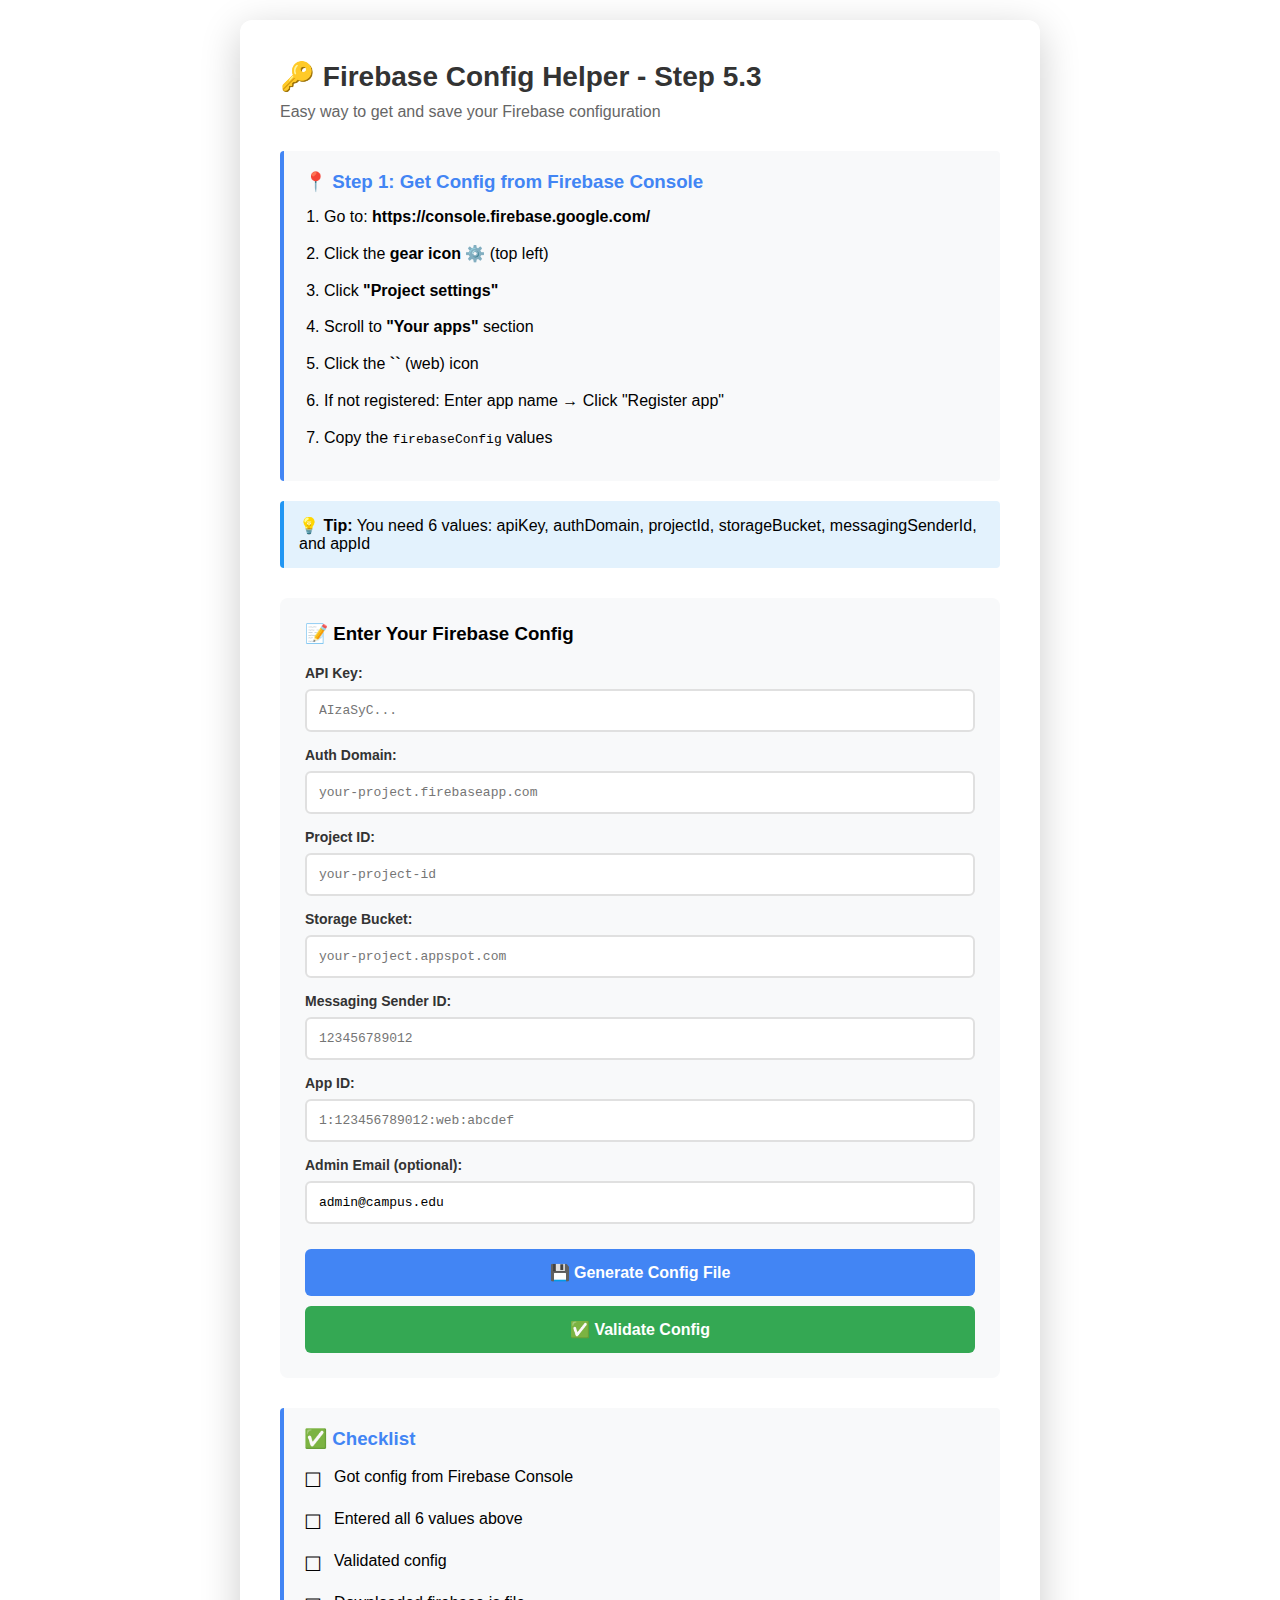
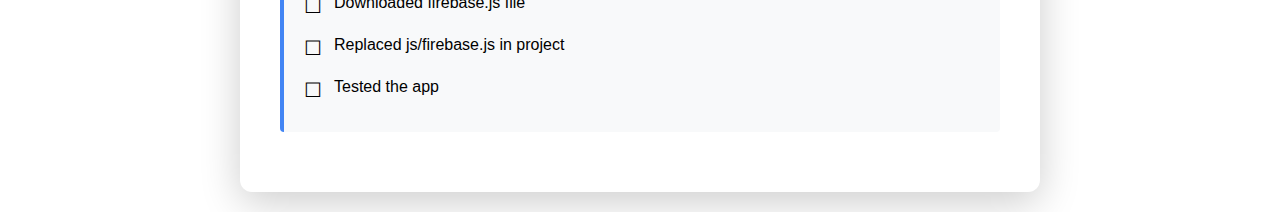
<file: config-helper.html>
<!DOCTYPE html>
<html lang="en">
<head>
    <meta charset="UTF-8">
    <meta name="viewport" content="width=device-width, initial-scale=1.0">
    <title>Firebase Config Helper - Step 5.3</title>
    <style>
        * {
            margin: 0;
            padding: 0;
            box-sizing: border-box;
        }
        body {
            font-family: -apple-system, BlinkMacSystemFont, 'Segoe UI', Roboto, Oxygen, Ubuntu, Cantarell, sans-serif;
            background: #ffffff;
            min-height: 100vh;
            padding: 20px;
        }
        .container {
            max-width: 800px;
            margin: 0 auto;
            background: white;
            border-radius: 12px;
            box-shadow: 0 10px 40px rgba(0,0,0,0.2);
            padding: 40px;
        }
        h1 {
            color: #333;
            margin-bottom: 10px;
            font-size: 28px;
        }
        .subtitle {
            color: #666;
            margin-bottom: 30px;
            font-size: 16px;
        }
        .step-box {
            background: #f8f9fa;
            border-left: 4px solid #4285f4;
            padding: 20px;
            margin: 20px 0;
            border-radius: 4px;
        }
        .step-box h3 {
            color: #4285f4;
            margin-bottom: 10px;
        }
        .step-box ol {
            margin-left: 20px;
            line-height: 1.8;
        }
        .step-box li {
            margin: 8px 0;
        }
        .config-form {
            background: #f8f9fa;
            padding: 25px;
            border-radius: 8px;
            margin: 30px 0;
        }
        .form-group {
            margin: 15px 0;
        }
        .form-group label {
            display: block;
            font-weight: 600;
            color: #333;
            margin-bottom: 8px;
            font-size: 14px;
        }
        .form-group input {
            width: 100%;
            padding: 12px;
            border: 2px solid #e0e0e0;
            border-radius: 6px;
            font-family: 'Courier New', monospace;
            font-size: 13px;
            transition: border-color 0.3s;
        }
        .form-group input:focus {
            outline: none;
            border-color: #4285f4;
        }
        .btn {
            background: #4285f4;
            color: white;
            border: none;
            padding: 14px 28px;
            border-radius: 6px;
            font-size: 16px;
            font-weight: 600;
            cursor: pointer;
            width: 100%;
            margin-top: 10px;
            transition: background 0.3s;
        }
        .btn:hover {
            background: #3367d6;
        }
        .btn-secondary {
            background: #34a853;
            margin-top: 10px;
        }
        .btn-secondary:hover {
            background: #2d8f47;
        }
        .result-box {
            margin-top: 20px;
            padding: 15px;
            border-radius: 6px;
            display: none;
        }
        .result-box.success {
            background: #e8f5e9;
            border: 2px solid #4caf50;
            color: #2e7d32;
            display: block;
        }
        .result-box.error {
            background: #ffebee;
            border: 2px solid #f44336;
            color: #c62828;
            display: block;
        }
        .code-preview {
            background: #263238;
            color: #aed581;
            padding: 15px;
            border-radius: 6px;
            margin: 15px 0;
            font-family: 'Courier New', monospace;
            font-size: 12px;
            overflow-x: auto;
            white-space: pre-wrap;
        }
        .link-button {
            display: inline-block;
            background: #4285f4;
            color: white;
            padding: 12px 24px;
            text-decoration: none;
            border-radius: 6px;
            margin: 10px 5px;
            font-weight: 600;
        }
        .link-button:hover {
            background: #3367d6;
        }
        .info-box {
            background: #e3f2fd;
            border-left: 4px solid #2196f3;
            padding: 15px;
            margin: 20px 0;
            border-radius: 4px;
        }
        .checklist {
            list-style: none;
            margin-left: 0;
        }
        .checklist li {
            padding: 8px 0;
            padding-left: 30px;
            position: relative;
        }
        .checklist li:before {
            content: "☐";
            position: absolute;
            left: 0;
            font-size: 20px;
        }
    </style>
</head>
<body>
    <div class="container">
        <h1>🔑 Firebase Config Helper - Step 5.3</h1>
        <p class="subtitle">Easy way to get and save your Firebase configuration</p>

        <div class="step-box">
            <h3>📍 Step 1: Get Config from Firebase Console</h3>
            <ol>
                <li>Go to: <strong>https://console.firebase.google.com/</strong></li>
                <li>Click the <strong>gear icon</strong> ⚙️ (top left)</li>
                <li>Click <strong>"Project settings"</strong></li>
                <li>Scroll to <strong>"Your apps"</strong> section</li>
                <li>Click the <strong>`</>`</strong> (web) icon</li>
                <li>If not registered: Enter app name → Click "Register app"</li>
                <li>Copy the <code>firebaseConfig</code> values</li>
            </ol>
        </div>

        <div class="info-box">
            <strong>💡 Tip:</strong> You need 6 values: apiKey, authDomain, projectId, storageBucket, messagingSenderId, and appId
        </div>

        <div class="config-form">
            <h3 style="margin-bottom: 20px;">📝 Enter Your Firebase Config</h3>
            
            <div class="form-group">
                <label>API Key:</label>
                <input type="text" id="apiKey" placeholder="AIzaSyC...">
            </div>
            
            <div class="form-group">
                <label>Auth Domain:</label>
                <input type="text" id="authDomain" placeholder="your-project.firebaseapp.com">
            </div>
            
            <div class="form-group">
                <label>Project ID:</label>
                <input type="text" id="projectId" placeholder="your-project-id">
            </div>
            
            <div class="form-group">
                <label>Storage Bucket:</label>
                <input type="text" id="storageBucket" placeholder="your-project.appspot.com">
            </div>
            
            <div class="form-group">
                <label>Messaging Sender ID:</label>
                <input type="text" id="messagingSenderId" placeholder="123456789012">
            </div>
            
            <div class="form-group">
                <label>App ID:</label>
                <input type="text" id="appId" placeholder="1:123456789012:web:abcdef">
            </div>
            
            <div class="form-group">
                <label>Admin Email (optional):</label>
                <input type="email" id="adminEmail" placeholder="admin@campus.edu" value="admin@campus.edu">
            </div>

            <button class="btn" onclick="generateConfig()">💾 Generate Config File</button>
            <button class="btn btn-secondary" onclick="validateConfig()">✅ Validate Config</button>
            
            <div id="result"></div>
        </div>

        <div id="preview" style="display: none;">
            <h3>📄 Generated Config:</h3>
            <div class="code-preview" id="configPreview"></div>
            <button class="btn btn-secondary" onclick="downloadConfig()">⬇️ Download firebase.js</button>
            <a href="index.html" class="link-button">🚀 Test App</a>
        </div>

        <div class="step-box">
            <h3>✅ Checklist</h3>
            <ul class="checklist">
                <li>Got config from Firebase Console</li>
                <li>Entered all 6 values above</li>
                <li>Validated config</li>
                <li>Downloaded firebase.js file</li>
                <li>Replaced js/firebase.js in project</li>
                <li>Tested the app</li>
            </ul>
        </div>
    </div>

    <script>
        let generatedConfig = '';

        function validateConfig() {
            const apiKey = document.getElementById('apiKey').value.trim();
            const authDomain = document.getElementById('authDomain').value.trim();
            const projectId = document.getElementById('projectId').value.trim();
            const storageBucket = document.getElementById('storageBucket').value.trim();
            const messagingSenderId = document.getElementById('messagingSenderId').value.trim();
            const appId = document.getElementById('appId').value.trim();

            const resultDiv = document.getElementById('result');
            
            if (!apiKey || !authDomain || !projectId || !storageBucket || !messagingSenderId || !appId) {
                resultDiv.className = 'result-box error';
                resultDiv.innerHTML = '❌ Please fill in all 6 Firebase config fields!';
                return false;
            }

            if (apiKey === 'YOUR_API_KEY' || projectId === 'YOUR_PROJECT_ID') {
                resultDiv.className = 'result-box error';
                resultDiv.innerHTML = '❌ Please replace placeholder values with your actual Firebase config!';
                return false;
            }

            if (!apiKey.startsWith('AIza')) {
                resultDiv.className = 'result-box error';
                resultDiv.innerHTML = '⚠️ API Key should start with "AIza". Please check your config.';
                return false;
            }

            resultDiv.className = 'result-box success';
            resultDiv.innerHTML = '✅ Config looks valid! Click "Generate Config File" to create firebase.js';
            return true;
        }

        function generateConfig() {
            if (!validateConfig()) {
                return;
            }

            const apiKey = document.getElementById('apiKey').value.trim();
            const authDomain = document.getElementById('authDomain').value.trim();
            const projectId = document.getElementById('projectId').value.trim();
            const storageBucket = document.getElementById('storageBucket').value.trim();
            const messagingSenderId = document.getElementById('messagingSenderId').value.trim();
            const appId = document.getElementById('appId').value.trim();
            const adminEmail = document.getElementById('adminEmail').value.trim() || 'admin@campus.edu';

            generatedConfig = `// Firebase Configuration
// Replace these values with your Firebase project config
// Get your config from: https://console.firebase.google.com/ → Project Settings → Your apps
const firebaseConfig = {
  apiKey: "${apiKey}",
  authDomain: "${authDomain}",
  projectId: "${projectId}",
  storageBucket: "${storageBucket}",
  messagingSenderId: "${messagingSenderId}",
  appId: "${appId}"
};

// Check if Firebase is properly configured
function isFirebaseConfigured() {
  return firebaseConfig.apiKey !== "YOUR_API_KEY" && 
         firebaseConfig.projectId !== "YOUR_PROJECT_ID" &&
         firebaseConfig.apiKey.length > 10;
}

// Initialize Firebase only if configured
let firebaseInitialized = false;
try {
  if (isFirebaseConfigured()) {
    firebase.initializeApp(firebaseConfig);
    firebaseInitialized = true;
  } else {
    console.warn('⚠️ Firebase not configured! Please visit setup.html to configure.');
  }
} catch (error) {
  console.error('Firebase initialization error:', error);
  firebaseInitialized = false;
}

// Initialize Firebase services (only if initialized)
let auth, db, storage;
if (firebaseInitialized && typeof firebase !== 'undefined') {
  auth = firebase.auth();
  db = firebase.firestore();
  storage = firebase.storage();
} else {
  // Use demo mode (localStorage) - works without Firebase!
  console.log('📦 Running in DEMO MODE (localStorage) - No Firebase needed!');
  
  // Load demo mode services (they should be loaded by demo-mode.js)
  if (typeof demoAuth !== 'undefined' && typeof demoDb !== 'undefined' && typeof demoStorage !== 'undefined') {
    auth = demoAuth;
    db = demoDb;
    storage = demoStorage;
  } else {
    console.warn('Demo mode services not loaded. Make sure demo-mode.js is loaded before firebase.js');
    // Fallback if demo-mode.js not loaded yet
    auth = { 
      onAuthStateChanged: () => {},
      signOut: () => Promise.resolve(),
      createUserWithEmailAndPassword: () => Promise.reject(new Error('Firebase not configured')),
      signInWithEmailAndPassword: () => Promise.reject(new Error('Firebase not configured'))
    };
    db = {
      collection: () => ({
        add: () => Promise.reject(new Error('Firebase not configured')),
        get: () => Promise.reject(new Error('Firebase not configured')),
        doc: () => ({
          update: () => Promise.reject(new Error('Firebase not configured'))
        }),
        where: () => ({
          orderBy: () => ({
            get: () => Promise.reject(new Error('Firebase not configured'))
          })
        }),
        orderBy: () => ({
          get: () => Promise.reject(new Error('Firebase not configured'))
        })
      })
    };
    storage = {
      ref: () => ({
        put: () => Promise.reject(new Error('Firebase not configured')),
        getDownloadURL: () => Promise.reject(new Error('Firebase not configured'))
      })
    };
  }
}

// Admin email (can be moved to Firestore for better security)
const ADMIN_EMAIL = "${adminEmail}";

// Show demo mode banner if Firebase not configured
function showFirebaseErrorBanner() {
  if (!isFirebaseConfigured() && typeof document !== 'undefined') {
    // Remove existing banner if any
    const existingBanner = document.getElementById('firebase-error-banner');
    if (existingBanner) return;
    
    const banner = document.createElement('div');
    banner.id = 'firebase-error-banner';
    banner.style.cssText = 'position:fixed;top:0;left:0;right:0;background:#4285f4;color:white;padding:12px;text-align:center;z-index:10000;box-shadow:0 2px 4px rgba(0,0,0,0.2);font-family:sans-serif;font-size:14px;';
    banner.innerHTML = '📦 <strong>DEMO MODE:</strong> Running with localStorage (no Firebase needed). Data persists in your browser. <a href="setup.html" style="color:#ffeb3b;text-decoration:underline;margin-left:10px;font-weight:bold;">Setup Firebase →</a>';
    document.body.insertBefore(banner, document.body.firstChild);
    
    // Add padding to body to account for banner
    document.body.style.paddingTop = '50px';
  }
}

// Show banner on page load
if (typeof document !== 'undefined') {
  if (document.readyState === 'loading') {
    document.addEventListener('DOMContentLoaded', showFirebaseErrorBanner);
  } else {
    showFirebaseErrorBanner();
  }
}
`;

            document.getElementById('configPreview').textContent = generatedConfig;
            document.getElementById('preview').style.display = 'block';
            
            const resultDiv = document.getElementById('result');
            resultDiv.className = 'result-box success';
            resultDiv.innerHTML = '✅ Config generated! Click "Download firebase.js" below, then replace js/firebase.js in your project folder.';
        }

        function downloadConfig() {
            if (!generatedConfig) {
                alert('Please generate config first!');
                return;
            }

            const blob = new Blob([generatedConfig], { type: 'text/javascript' });
            const url = URL.createObjectURL(blob);
            const a = document.createElement('a');
            a.href = url;
            a.download = 'firebase.js';
            a.click();
            URL.revokeObjectURL(url);

            const resultDiv = document.getElementById('result');
            resultDiv.className = 'result-box success';
            resultDiv.innerHTML = '✅ File downloaded! Now:<br>1. Go to your project folder: <code>c:\\Users\\SAMA\\Desktop\\campus_h2s\\js\\</code><br>2. Replace <code>firebase.js</code> with the downloaded file<br>3. Refresh your browser and test!';
        }
    </script>
</body>
</html>
</file>
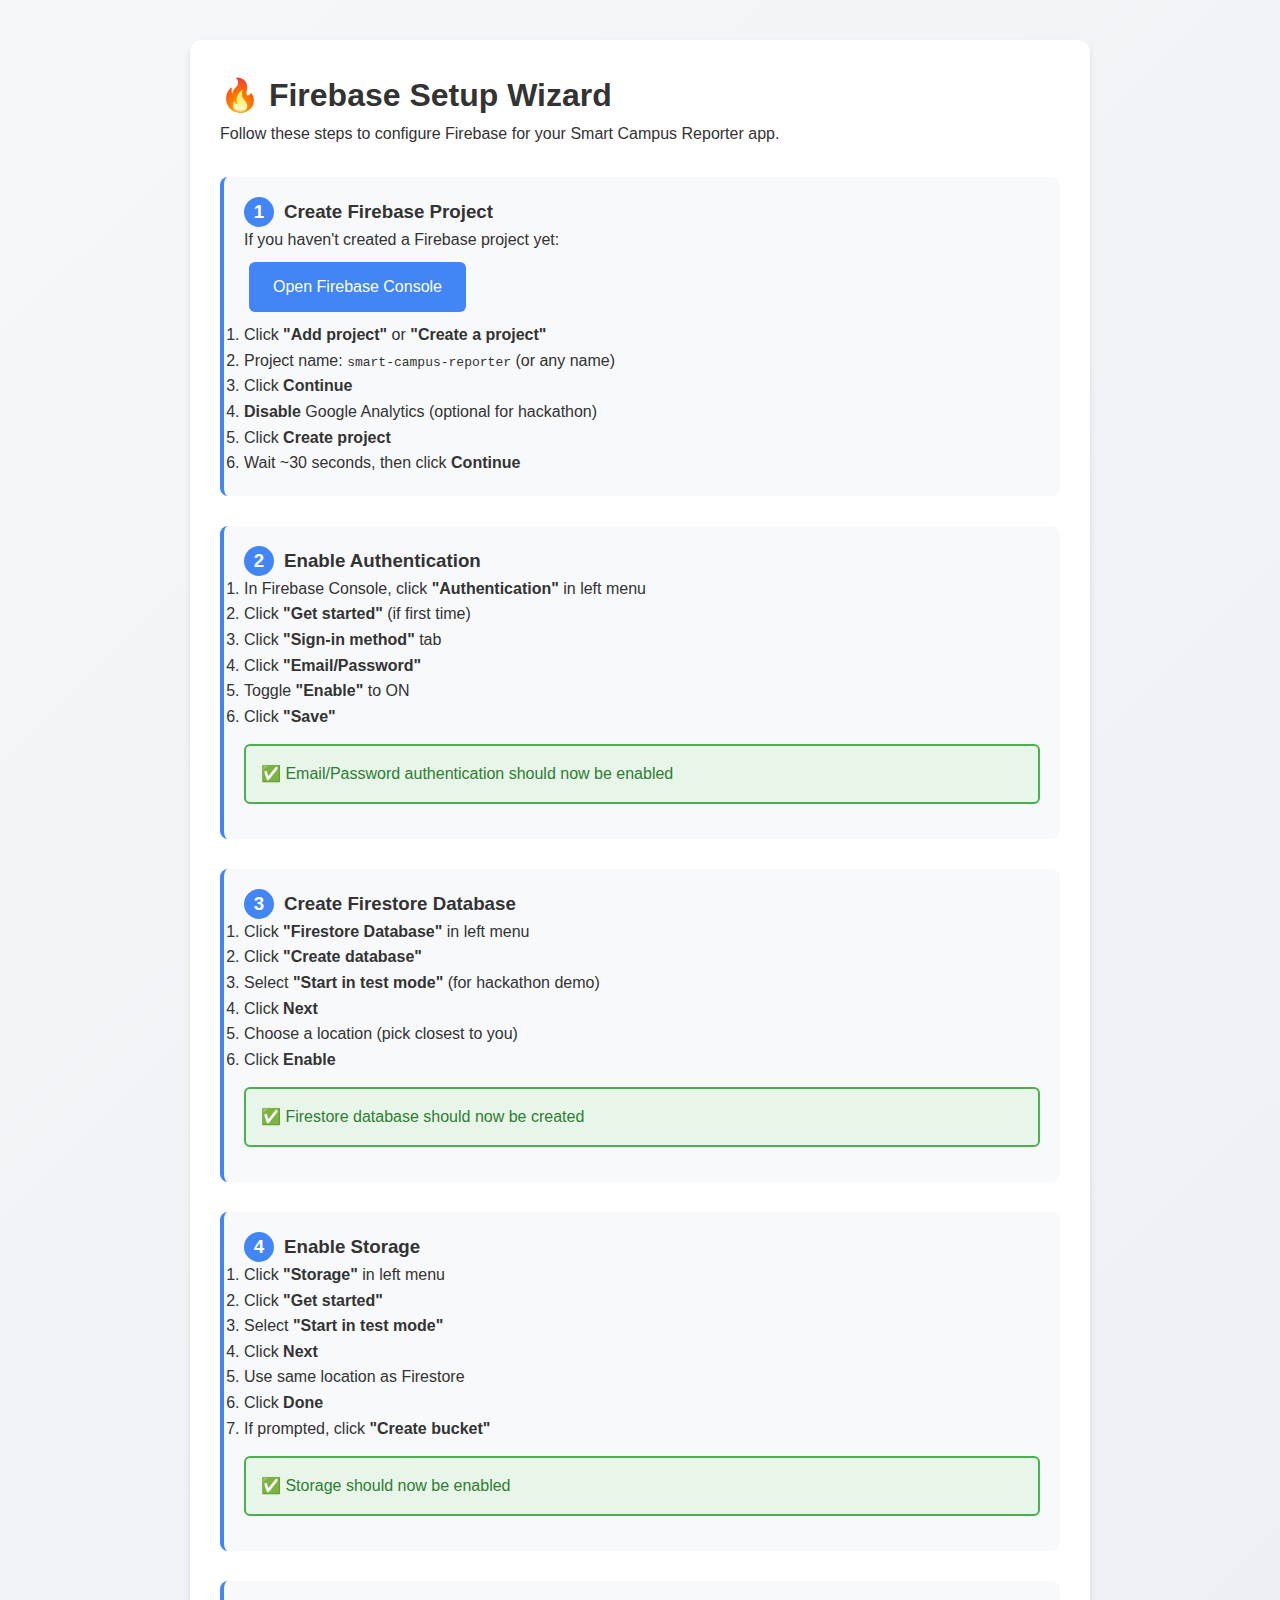
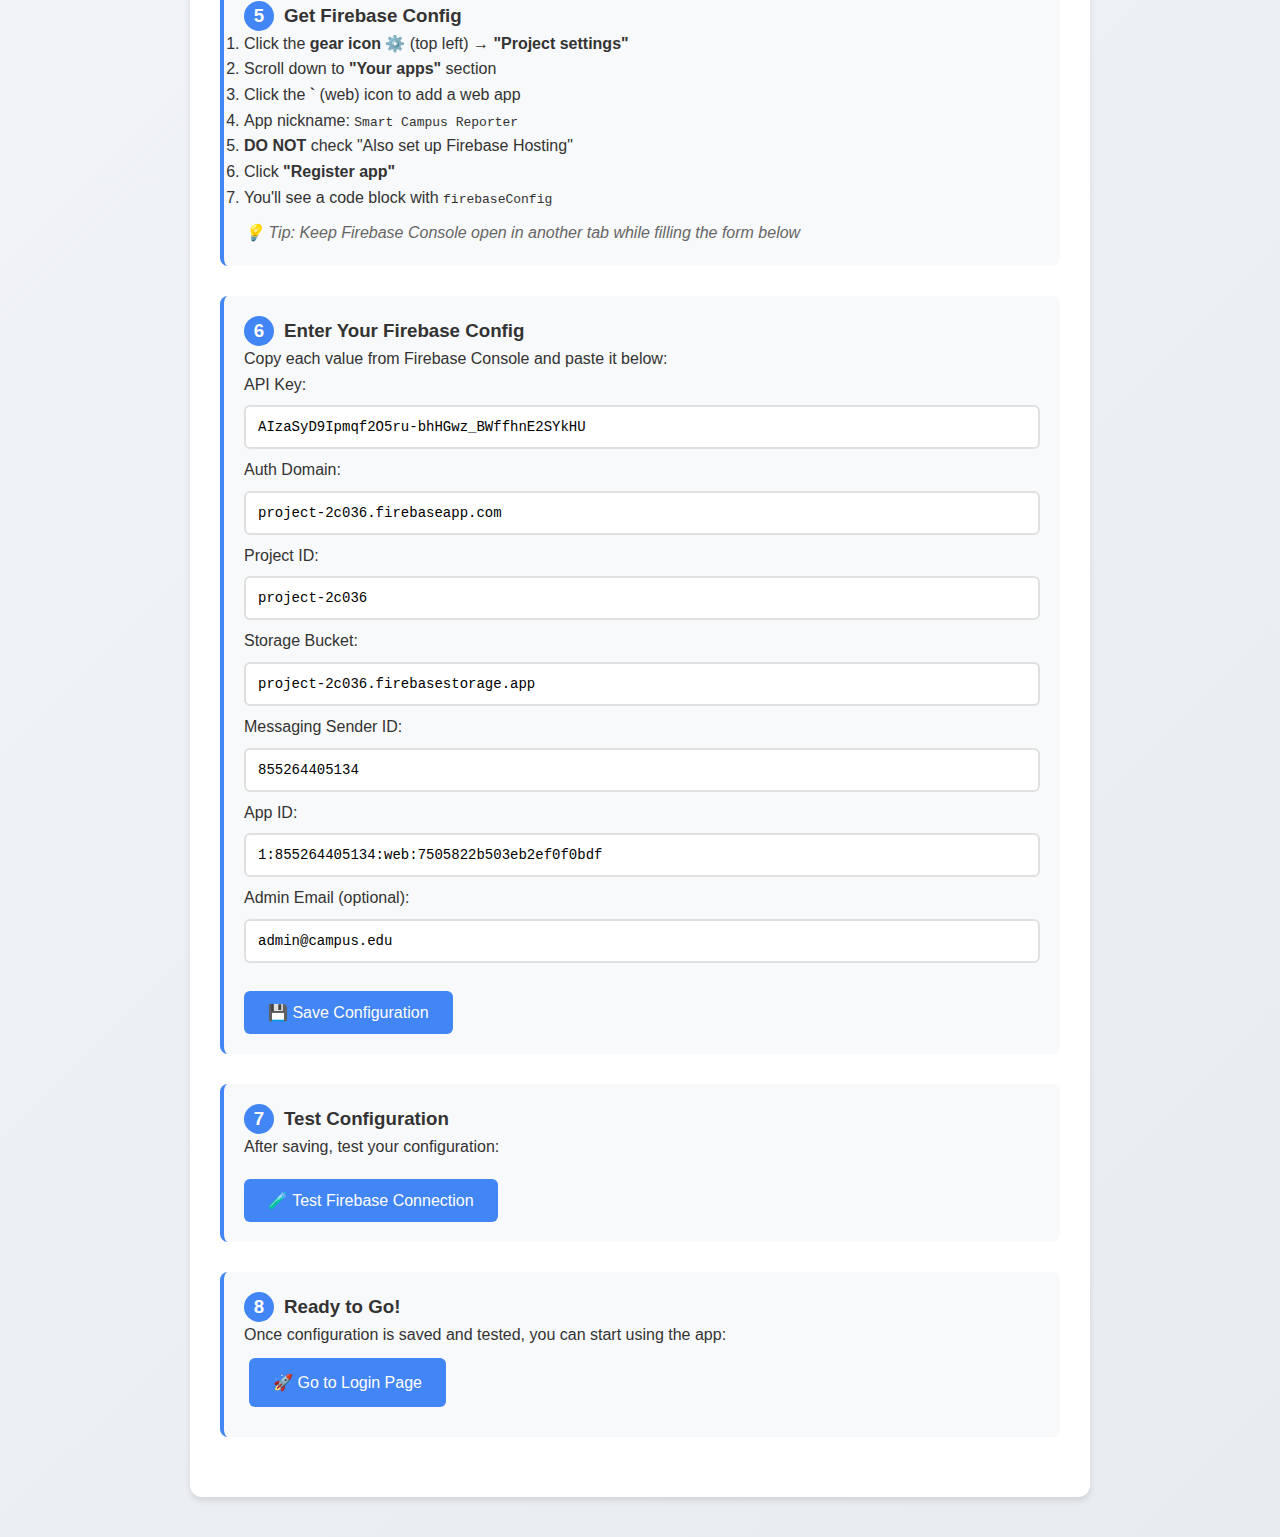
<file: setup.html>
<!DOCTYPE html>
<html lang="en">
<head>
    <meta charset="UTF-8">
    <meta name="viewport" content="width=device-width, initial-scale=1.0">
    <title>Firebase Setup Wizard - Smart Campus Reporter</title>
    <link rel="stylesheet" href="css/style.css">
    <style>
        .setup-container {
            max-width: 900px;
            margin: 40px auto;
            padding: 30px;
            background: white;
            border-radius: 12px;
            box-shadow: 0 4px 6px rgba(0,0,0,0.1);
        }
        .step {
            margin: 30px 0;
            padding: 20px;
            background: #f8f9fa;
            border-radius: 8px;
            border-left: 4px solid #4285f4;
        }
        .step-number {
            display: inline-block;
            width: 30px;
            height: 30px;
            background: #4285f4;
            color: white;
            border-radius: 50%;
            text-align: center;
            line-height: 30px;
            font-weight: bold;
            margin-right: 10px;
        }
        .config-input {
            width: 100%;
            padding: 12px;
            margin: 8px 0;
            border: 2px solid #e0e0e0;
            border-radius: 6px;
            font-family: 'Courier New', monospace;
            font-size: 14px;
        }
        .config-input:focus {
            outline: none;
            border-color: #4285f4;
        }
        .btn-copy {
            background: #34a853;
            color: white;
            border: none;
            padding: 8px 16px;
            border-radius: 6px;
            cursor: pointer;
            margin-left: 10px;
        }
        .btn-copy:hover {
            background: #2d8f47;
        }
        .btn-test {
            background: #4285f4;
            color: white;
            border: none;
            padding: 12px 24px;
            border-radius: 6px;
            cursor: pointer;
            font-size: 16px;
            margin-top: 20px;
        }
        .btn-test:hover {
            background: #3367d6;
        }
        .success-box {
            background: #e8f5e9;
            border: 2px solid #4caf50;
            color: #2e7d32;
            padding: 15px;
            border-radius: 6px;
            margin: 15px 0;
        }
        .error-box {
            background: #ffebee;
            border: 2px solid #f44336;
            color: #c62828;
            padding: 15px;
            border-radius: 6px;
            margin: 15px 0;
        }
        .code-block {
            background: #263238;
            color: #aed581;
            padding: 15px;
            border-radius: 6px;
            overflow-x: auto;
            font-family: 'Courier New', monospace;
            font-size: 13px;
            margin: 10px 0;
        }
        .link-button {
            display: inline-block;
            background: #4285f4;
            color: white;
            padding: 12px 24px;
            text-decoration: none;
            border-radius: 6px;
            margin: 10px 5px;
        }
        .link-button:hover {
            background: #3367d6;
        }
        .screenshot-hint {
            font-style: italic;
            color: #666;
            margin-top: 10px;
        }
    </style>
</head>
<body>
    <div class="setup-container">
        <h1>🔥 Firebase Setup Wizard</h1>
        <p>Follow these steps to configure Firebase for your Smart Campus Reporter app.</p>

        <div class="step">
            <h3><span class="step-number">1</span>Create Firebase Project</h3>
            <p>If you haven't created a Firebase project yet:</p>
            <a href="https://console.firebase.google.com/" target="_blank" class="link-button">Open Firebase Console</a>
            <ol>
                <li>Click <strong>"Add project"</strong> or <strong>"Create a project"</strong></li>
                <li>Project name: <code>smart-campus-reporter</code> (or any name)</li>
                <li>Click <strong>Continue</strong></li>
                <li><strong>Disable</strong> Google Analytics (optional for hackathon)</li>
                <li>Click <strong>Create project</strong></li>
                <li>Wait ~30 seconds, then click <strong>Continue</strong></li>
            </ol>
        </div>

        <div class="step">
            <h3><span class="step-number">2</span>Enable Authentication</h3>
            <ol>
                <li>In Firebase Console, click <strong>"Authentication"</strong> in left menu</li>
                <li>Click <strong>"Get started"</strong> (if first time)</li>
                <li>Click <strong>"Sign-in method"</strong> tab</li>
                <li>Click <strong>"Email/Password"</strong></li>
                <li>Toggle <strong>"Enable"</strong> to ON</li>
                <li>Click <strong>"Save"</strong></li>
            </ol>
            <div class="success-box">✅ Email/Password authentication should now be enabled</div>
        </div>

        <div class="step">
            <h3><span class="step-number">3</span>Create Firestore Database</h3>
            <ol>
                <li>Click <strong>"Firestore Database"</strong> in left menu</li>
                <li>Click <strong>"Create database"</strong></li>
                <li>Select <strong>"Start in test mode"</strong> (for hackathon demo)</li>
                <li>Click <strong>Next</strong></li>
                <li>Choose a location (pick closest to you)</li>
                <li>Click <strong>Enable</strong></li>
            </ol>
            <div class="success-box">✅ Firestore database should now be created</div>
        </div>

        <div class="step">
            <h3><span class="step-number">4</span>Enable Storage</h3>
            <ol>
                <li>Click <strong>"Storage"</strong> in left menu</li>
                <li>Click <strong>"Get started"</strong></li>
                <li>Select <strong>"Start in test mode"</strong></li>
                <li>Click <strong>Next</strong></li>
                <li>Use same location as Firestore</li>
                <li>Click <strong>Done</strong></li>
                <li>If prompted, click <strong>"Create bucket"</strong></li>
            </ol>
            <div class="success-box">✅ Storage should now be enabled</div>
        </div>

        <div class="step">
            <h3><span class="step-number">5</span>Get Firebase Config</h3>
            <ol>
                <li>Click the <strong>gear icon</strong> ⚙️ (top left) → <strong>"Project settings"</strong></li>
                <li>Scroll down to <strong>"Your apps"</strong> section</li>
                <li>Click the <strong>`</> </strong> (web) icon to add a web app</li>
                <li>App nickname: <code>Smart Campus Reporter</code></li>
                <li><strong>DO NOT</strong> check "Also set up Firebase Hosting"</li>
                <li>Click <strong>"Register app"</strong></li>
                <li>You'll see a code block with <code>firebaseConfig</code></li>
            </ol>
            <p class="screenshot-hint">💡 Tip: Keep Firebase Console open in another tab while filling the form below</p>
        </div>

        <div class="step">
            <h3><span class="step-number">6</span>Enter Your Firebase Config</h3>
            <p>Copy each value from Firebase Console and paste it below:</p>
            
            <label>API Key:</label>
            <input type="text" id="apiKey" class="config-input" placeholder="AIzaSy...">
            
            <label>Auth Domain:</label>
            <input type="text" id="authDomain" class="config-input" placeholder="your-project.firebaseapp.com">
            
            <label>Project ID:</label>
            <input type="text" id="projectId" class="config-input" placeholder="your-project-id">
            
            <label>Storage Bucket:</label>
            <input type="text" id="storageBucket" class="config-input" placeholder="your-project.appspot.com">
            
            <label>Messaging Sender ID:</label>
            <input type="text" id="messagingSenderId" class="config-input" placeholder="123456789">
            
            <label>App ID:</label>
            <input type="text" id="appId" class="config-input" placeholder="1:123456789:web:abcdef">
            
            <label>Admin Email (optional):</label>
            <input type="email" id="adminEmail" class="config-input" placeholder="admin@campus.edu" value="admin@campus.edu">
            
            <button class="btn-test" onclick="saveConfig()">💾 Save Configuration</button>
            
            <div id="configResult"></div>
        </div>

        <div class="step">
            <h3><span class="step-number">7</span>Test Configuration</h3>
            <p>After saving, test your configuration:</p>
            <button class="btn-test" onclick="testConfig()">🧪 Test Firebase Connection</button>
            <div id="testResult"></div>
        </div>

        <div class="step">
            <h3><span class="step-number">8</span>Ready to Go!</h3>
            <p>Once configuration is saved and tested, you can start using the app:</p>
            <a href="index.html" class="link-button">🚀 Go to Login Page</a>
        </div>
    </div>

    <script>
        // Load existing config if available
        window.addEventListener('DOMContentLoaded', function() {
            // Try to read existing firebase.js to populate fields
            fetch('js/firebase.js')
                .then(response => response.text())
                .then(text => {
                    const apiKeyMatch = text.match(/apiKey:\s*"([^"]+)"/);
                    const authDomainMatch = text.match(/authDomain:\s*"([^"]+)"/);
                    const projectIdMatch = text.match(/projectId:\s*"([^"]+)"/);
                    const storageBucketMatch = text.match(/storageBucket:\s*"([^"]+)"/);
                    const messagingSenderIdMatch = text.match(/messagingSenderId:\s*"([^"]+)"/);
                    const appIdMatch = text.match(/appId:\s*"([^"]+)"/);
                    const adminEmailMatch = text.match(/ADMIN_EMAIL\s*=\s*"([^"]+)"/);
                    
                    if (apiKeyMatch && apiKeyMatch[1] !== 'YOUR_API_KEY') {
                        document.getElementById('apiKey').value = apiKeyMatch[1];
                    }
                    if (authDomainMatch && authDomainMatch[1] !== 'YOUR_AUTH_DOMAIN') {
                        document.getElementById('authDomain').value = authDomainMatch[1];
                    }
                    if (projectIdMatch && projectIdMatch[1] !== 'YOUR_PROJECT_ID') {
                        document.getElementById('projectId').value = projectIdMatch[1];
                    }
                    if (storageBucketMatch && storageBucketMatch[1] !== 'YOUR_STORAGE_BUCKET') {
                        document.getElementById('storageBucket').value = storageBucketMatch[1];
                    }
                    if (messagingSenderIdMatch && messagingSenderIdMatch[1] !== 'YOUR_MESSAGING_SENDER_ID') {
                        document.getElementById('messagingSenderId').value = messagingSenderIdMatch[1];
                    }
                    if (appIdMatch && appIdMatch[1] !== 'YOUR_APP_ID') {
                        document.getElementById('appId').value = appIdMatch[1];
                    }
                    if (adminEmailMatch) {
                        document.getElementById('adminEmail').value = adminEmailMatch[1];
                    }
                })
                .catch(err => console.log('Could not load existing config'));
        });

        function saveConfig() {
            const apiKey = document.getElementById('apiKey').value.trim();
            const authDomain = document.getElementById('authDomain').value.trim();
            const projectId = document.getElementById('projectId').value.trim();
            const storageBucket = document.getElementById('storageBucket').value.trim();
            const messagingSenderId = document.getElementById('messagingSenderId').value.trim();
            const appId = document.getElementById('appId').value.trim();
            const adminEmail = document.getElementById('adminEmail').value.trim() || 'admin@campus.edu';

            // Validate
            if (!apiKey || !authDomain || !projectId || !storageBucket || !messagingSenderId || !appId) {
                document.getElementById('configResult').innerHTML = 
                    '<div class="error-box">❌ Please fill in all Firebase configuration fields!</div>';
                return;
            }

            // Create config content
            const configContent = `// Firebase Configuration
// Replace these values with your Firebase project config
const firebaseConfig = {
  apiKey: "${apiKey}",
  authDomain: "${authDomain}",
  projectId: "${projectId}",
  storageBucket: "${storageBucket}",
  messagingSenderId: "${messagingSenderId}",
  appId: "${appId}"
};

// Initialize Firebase
firebase.initializeApp(firebaseConfig);

// Initialize Firebase services
const auth = firebase.auth();
const db = firebase.firestore();
const storage = firebase.storage();

// Admin email (can be moved to Firestore for better security)
const ADMIN_EMAIL = "${adminEmail}";
`;

            // Since browsers can't write files directly, we'll download the config file
            // User needs to replace js/firebase.js with the downloaded file
            downloadConfig(configContent);
        }

        function downloadConfig(content) {
            const blob = new Blob([content], { type: 'text/javascript' });
            const url = URL.createObjectURL(blob);
            const a = document.createElement('a');
            a.href = url;
            a.download = 'firebase.js';
            a.click();
            URL.revokeObjectURL(url);
            
            const instructions = `
                <div class="success-box">
                    <strong>✅ Configuration file downloaded!</strong><br><br>
                    <strong>Next steps:</strong><br>
                    1. The file <code>firebase.js</code> has been downloaded to your Downloads folder<br>
                    2. Copy it and replace <code>js/firebase.js</code> in your project folder<br>
                    3. Refresh this page to verify the configuration<br>
                    4. Then test the connection using the button below<br><br>
                    <strong>Quick tip:</strong> You can also manually copy the config values from Firebase Console and paste them directly into <code>js/firebase.js</code>
                </div>
            `;
            document.getElementById('configResult').innerHTML = instructions;
        }

        async function testConfig() {
            const resultDiv = document.getElementById('testResult');
            resultDiv.innerHTML = '<div>🔄 Testing Firebase connection...</div>';

            try {
                // Reload the page to get new config
                const script = document.createElement('script');
                script.src = 'https://www.gstatic.com/firebasejs/9.22.0/firebase-app-compat.js';
                document.head.appendChild(script);

                await new Promise(resolve => setTimeout(resolve, 1000));

                // Check if firebase is available
                if (typeof firebase === 'undefined') {
                    throw new Error('Firebase SDK not loaded');
                }

                // Try to initialize
                const apiKey = document.getElementById('apiKey').value.trim();
                const authDomain = document.getElementById('authDomain').value.trim();
                const projectId = document.getElementById('projectId').value.trim();
                const storageBucket = document.getElementById('storageBucket').value.trim();
                const messagingSenderId = document.getElementById('messagingSenderId').value.trim();
                const appId = document.getElementById('appId').value.trim();

                if (!apiKey || apiKey === 'YOUR_API_KEY') {
                    throw new Error('Please save configuration first!');
                }

                const testConfig = {
                    apiKey: apiKey,
                    authDomain: authDomain,
                    projectId: projectId,
                    storageBucket: storageBucket,
                    messagingSenderId: messagingSenderId,
                    appId: appId
                };

                try {
                    firebase.initializeApp(testConfig);
                    resultDiv.innerHTML = '<div class="success-box">✅ Firebase connection successful! Your configuration is working correctly.</div>';
                } catch (err) {
                    throw new Error('Firebase initialization failed: ' + err.message);
                }

            } catch (error) {
                resultDiv.innerHTML = `<div class="error-box">❌ Test failed: ${error.message}<br><small>Make sure you've saved the configuration and all values are correct.</small></div>`;
            }
        }
    </script>
</body>
</html>
</file>
<file: css/style.css>
/* Modern CSS for Smart Campus Reporter */

/* Reset & Base Styles */
* {
    margin: 0;
    padding: 0;
    box-sizing: border-box;
}

body {
    font-family: -apple-system, BlinkMacSystemFont, 'Segoe UI', Roboto, 'Helvetica Neue', Arial, sans-serif;
    background: linear-gradient(135deg, #f5f7fa 0%, #e8ecf1 100%);
    min-height: 100vh;
    color: #333;
    line-height: 1.6;
}

/* Auth Container */
.auth-container {
    display: flex;
    justify-content: center;
    align-items: center;
    min-height: 100vh;
    padding: 20px;
}

.auth-card {
    background: white;
    border-radius: 16px;
    box-shadow: 0 10px 40px rgba(0, 0, 0, 0.2);
    width: 100%;
    max-width: 420px;
    padding: 40px;
}

.auth-header {
    text-align: center;
    margin-bottom: 30px;
}

.auth-header h1 {
    font-size: 28px;
    color: #8B1538;
    margin-bottom: 8px;
}

.auth-header p {
    color: #666;
    font-size: 14px;
}

/* Tabs */
.auth-tabs {
    display: flex;
    gap: 10px;
    margin-bottom: 30px;
    border-bottom: 2px solid #f0f0f0;
}

.tab-btn {
    flex: 1;
    padding: 12px;
    background: none;
    border: none;
    cursor: pointer;
    font-size: 16px;
    color: #666;
    border-bottom: 2px solid transparent;
    margin-bottom: -2px;
    transition: all 0.3s;
}

.tab-btn.active {
    color: #8B1538;
    border-bottom-color: #8B1538;
    font-weight: 600;
}

.tab-content {
    display: none;
}

.tab-content.active {
    display: block;
}

/* Forms */
.form-group {
    margin-bottom: 20px;
}

.form-group label {
    display: block;
    margin-bottom: 8px;
    font-weight: 500;
    color: #333;
    font-size: 14px;
}

.form-group input,
.form-group textarea,
.form-group select {
    width: 100%;
    padding: 12px 16px;
    border: 2px solid #e0e0e0;
    border-radius: 8px;
    font-size: 15px;
    transition: border-color 0.3s;
    font-family: inherit;
}

.form-group input:focus,
.form-group textarea:focus,
.form-group select:focus {
    outline: none;
    border-color: #8B1538;
}

.form-group textarea {
    resize: vertical;
    min-height: 100px;
}

/* Buttons */
.btn {
    padding: 12px 24px;
    border: none;
    border-radius: 8px;
    font-size: 16px;
    font-weight: 500;
    cursor: pointer;
    transition: all 0.3s;
    width: 100%;
}

.btn-primary {
    background: #8B1538;
    color: white;
}

.btn-primary:hover:not(:disabled) {
    background: #6B0F2A;
    transform: translateY(-2px);
    box-shadow: 0 5px 15px rgba(139, 21, 56, 0.4);
}

.btn-primary:disabled {
    opacity: 0.6;
    cursor: not-allowed;
}

.btn-secondary {
    background: #f0f0f0;
    color: #333;
    padding: 8px 16px;
    width: auto;
}

.btn-secondary:hover {
    background: #e0e0e0;
}

/* Messages */
.error-message {
    background: #fee;
    color: #c33;
    padding: 12px;
    border-radius: 8px;
    margin-bottom: 15px;
    font-size: 14px;
}

.success-message {
    background: #efe;
    color: #3c3;
    padding: 12px;
    border-radius: 8px;
    margin-bottom: 15px;
    font-size: 14px;
}

.auth-footer {
    text-align: center;
    margin-top: 20px;
    color: #999;
}

/* Navbar */
.navbar {
    background: white;
    box-shadow: 0 2px 10px rgba(0, 0, 0, 0.1);
    padding: 15px 0;
    margin-bottom: 30px;
}

.nav-container {
    max-width: 1200px;
    margin: 0 auto;
    padding: 0 20px;
    display: flex;
    justify-content: space-between;
    align-items: center;
}

.nav-container h2 {
    color: #8B1538;
    font-size: 20px;
}

.nav-right {
    display: flex;
    align-items: center;
    gap: 20px;
}

.user-info {
    color: #666;
    font-size: 14px;
}

/* Container */
.container {
    max-width: 1200px;
    margin: 0 auto;
    padding: 0 20px 40px;
}

.page-header {
    text-align: center;
    color: #2c3e50;
    margin-bottom: 40px;
}

.page-header h1 {
    font-size: 36px;
    margin-bottom: 10px;
    color: #1a252f;
    font-weight: 600;
}

.page-header p {
    font-size: 18px;
    color: #5a6c7d;
}

/* Cards */
.card {
    background: white;
    border-radius: 12px;
    padding: 30px;
    box-shadow: 0 2px 12px rgba(0, 0, 0, 0.08);
    margin-bottom: 30px;
    border: 1px solid #e8ecf1;
}

.card h2 {
    color: #333;
    margin-bottom: 20px;
    font-size: 24px;
}

/* Content Grid */
.content-grid {
    display: grid;
    grid-template-columns: 1fr 1fr;
    gap: 30px;
}

@media (max-width: 968px) {
    .content-grid {
        grid-template-columns: 1fr;
    }
}

/* Form Section */
/* .form-section { */
    /* Already in grid */
/* } */

/* Issues List */
.issues-list {
    display: flex;
    flex-direction: column;
    gap: 20px;
    max-height: 600px;
    overflow-y: auto;
}

.issue-card {
    background: #f8f9fa;
    border-radius: 10px;
    padding: 20px;
    border-left: 4px solid #8B1538;
    transition: transform 0.2s;
}

.issue-card:hover {
    transform: translateX(5px);
}

.issue-header {
    display: flex;
    justify-content: space-between;
    align-items: center;
    margin-bottom: 12px;
}

.issue-header h3 {
    color: #333;
    font-size: 18px;
    flex: 1;
}

.status-badge {
    padding: 6px 12px;
    border-radius: 20px;
    font-size: 12px;
    font-weight: 600;
    text-transform: uppercase;
}

.status-pending {
    background: #fff3cd;
    color: #856404;
}

.status-in-progress {
    background: #ffeaa7;
    color: #d68910;
}

.status-resolved {
    background: #d1e7dd;
    color: #0f5132;
}

.issue-description {
    color: #666;
    margin-bottom: 15px;
    line-height: 1.6;
}

.issue-meta {
    display: flex;
    flex-wrap: wrap;
    gap: 15px;
    font-size: 14px;
    color: #888;
    margin-bottom: 15px;
}

.issue-meta span {
    display: flex;
    align-items: center;
}

.issue-image {
    width: 100%;
    max-width: 400px;
    border-radius: 8px;
    margin-top: 15px;
}

.no-issues,
.loading {
    text-align: center;
    color: #999;
    padding: 40px;
    font-style: italic;
}

/* Admin Cards */
.admin-card {
    background: #fff;
    border: 2px solid #e0e0e0;
}

.status-select {
    padding: 8px 12px;
    border: 2px solid #e0e0e0;
    border-radius: 6px;
    font-size: 14px;
    cursor: pointer;
    background: white;
}

.status-select:focus {
    outline: none;
    border-color: #8B1538;
}

/* Statistics */
.stats-grid {
    display: grid;
    grid-template-columns: repeat(auto-fit, minmax(200px, 1fr));
    gap: 20px;
    margin-bottom: 30px;
}

.stat-card {
    background: white;
    border-radius: 12px;
    padding: 25px;
    text-align: center;
    box-shadow: 0 2px 12px rgba(0, 0, 0, 0.08);
    border: 1px solid #e8ecf1;
    transition: transform 0.3s;
}

.stat-card:hover {
    transform: translateY(-5px);
}

.stat-value {
    font-size: 36px;
    font-weight: bold;
    color: #8B1538;
    margin-bottom: 8px;
}

.stat-label {
    color: #666;
    font-size: 14px;
    text-transform: uppercase;
    letter-spacing: 1px;
}

/* Filters */
.filters-card {
    background: white;
    border-radius: 12px;
    padding: 25px;
    box-shadow: 0 2px 12px rgba(0, 0, 0, 0.08);
    border: 1px solid #e8ecf1;
    margin-bottom: 30px;
}

.filters-card h3 {
    margin-bottom: 20px;
    color: #333;
}

.filters {
    display: flex;
    gap: 30px;
    flex-wrap: wrap;
}

.filter-group {
    display: flex;
    align-items: center;
    gap: 12px;
}

.filter-group label {
    font-weight: 500;
    color: #333;
}

.filter-group select {
    padding: 10px 16px;
    border: 2px solid #e0e0e0;
    border-radius: 8px;
    font-size: 14px;
    cursor: pointer;
    background: white;
}

.filter-group select:focus {
    outline: none;
    border-color: #8B1538;
}

/* Responsive */
@media (max-width: 768px) {
    .auth-card {
        padding: 30px 20px;
    }
    
    .page-header h1 {
        font-size: 28px;
    }
    
    .nav-container {
        flex-direction: column;
        gap: 15px;
        text-align: center;
    }
    
    .nav-right {
        flex-direction: column;
        width: 100%;
    }
    
    .stats-grid {
        grid-template-columns: 1fr 1fr;
    }
    
    .filters {
        flex-direction: column;
        gap: 15px;
    }
    
    .filter-group {
        width: 100%;
    }
    
    .filter-group select {
        flex: 1;
    }
}

/* Priority Badges */
.priority-badge {
    padding: 6px 12px;
    border-radius: 20px;
    font-size: 12px;
    font-weight: 600;
    text-transform: uppercase;
    display: inline-block;
}

.priority-critical {
    background: #fee;
    color: #c33;
    border: 1px solid #c33;
}

.priority-high {
    background: #ffe4cc;
    color: #d9534f;
    border: 1px solid #d9534f;
}

.priority-medium {
    background: #fff3cd;
    color: #856404;
    border: 1px solid #856404;
}

.priority-low {
    background: #d1e7dd;
    color: #0f5132;
    border: 1px solid #0f5132;
}

/* Issue Title Section */
.issue-title-section {
    display: flex;
    align-items: center;
    gap: 10px;
    flex-wrap: wrap;
    flex: 1;
}

.issue-title-section h3 {
    margin: 0;
    flex: 1;
    min-width: 200px;
}

/* SLA Badges */
.sla-badge {
    padding: 6px 12px;
    border-radius: 20px;
    font-size: 11px;
    font-weight: 600;
    display: inline-block;
    margin-left: 10px;
}

.sla-missed {
    background: #fee;
    color: #c33;
    border: 1px solid #c33;
    animation: pulse 2s infinite;
}

.sla-urgent {
    background: #ffe4cc;
    color: #d9534f;
    border: 1px solid #d9534f;
}

.sla-warning {
    background: #fff3cd;
    color: #856404;
    border: 1px solid #856404;
}

.sla-ok {
    background: #d1e7dd;
    color: #0f5132;
    border: 1px solid #0f5132;
}

@keyframes pulse {
    0%, 100% { opacity: 1; }
    50% { opacity: 0.7; }
}

/* Me Too Section */
.me-too-section {
    display: flex;
    align-items: center;
    gap: 15px;
    margin-top: 15px;
    padding-top: 15px;
    border-top: 1px solid #e0e0e0;
}

.btn-me-too {
    padding: 10px 20px;
    background: #8B1538;
    color: white;
    border: none;
    border-radius: 8px;
    font-size: 14px;
    font-weight: 500;
    cursor: pointer;
    transition: all 0.3s;
    display: flex;
    align-items: center;
    gap: 5px;
}

.btn-me-too:hover:not(:disabled) {
    background: #6B0F2A;
    transform: translateY(-2px);
    box-shadow: 0 5px 15px rgba(139, 21, 56, 0.4);
}

.btn-me-too:disabled,
.btn-me-too.clicked {
    background: #d1e7dd;
    color: #0f5132;
    cursor: not-allowed;
    opacity: 0.8;
}

.affected-count {
    color: #8B1538;
    font-weight: 600;
    font-size: 14px;
}

/* Issue ID */
.issue-id {
    font-size: 12px;
    color: #999;
    margin-bottom: 10px;
    font-family: monospace;
}

/* Resolved Cards */
.resolved-card {
    opacity: 0.9;
    background: #f8f9fa;
    border-left-color: #28a745;
}

/* Resolution Note */
.resolution-note {
    margin-top: 15px;
    padding: 15px;
    background-color: #e8f5e9;
    border-radius: 8px;
    border-left: 4px solid #4caf50;
    color: #2e7d32;
}

.resolved-list {
    max-height: 500px;
}

/* Feed Cards */
.feed-card {
    border-left-width: 5px;
}

.feed-list {
    max-height: none;
}

/* Subtitle */
.subtitle {
    color: #666;
    font-size: 14px;
    margin-bottom: 20px;
    font-style: italic;
}

/* Affected Badge */
.affected-badge {
    background: #d4edda;
    color: #155724;
    padding: 4px 10px;
    border-radius: 12px;
    font-size: 12px;
    font-weight: 600;
}

/* Enhanced Issue Cards */
.issue-card {
    position: relative;
}

.issue-card:hover {
    box-shadow: 0 6px 25px rgba(0, 0, 0, 0.15);
}

/* Link Button */
a.btn {
    text-decoration: none;
    display: inline-block;
}

/* Error Message in Cards */
.error-message {
    background: #fee;
    color: #c33;
    padding: 12px;
    border-radius: 8px;
    margin: 10px 0;
    font-size: 14px;
}

/* Announcements */
.announcements-list {
    display: flex;
    flex-direction: column;
    gap: 20px;
}

.announcement-card {
    background: #f8f9fa;
    border-radius: 10px;
    padding: 20px;
    border-left: 4px solid #8B1538;
    transition: transform 0.2s;
}

.announcement-card:hover {
    transform: translateX(5px);
    box-shadow: 0 4px 15px rgba(0, 0, 0, 0.1);
}

.announcement-header {
    display: flex;
    justify-content: space-between;
    align-items: center;
    margin-bottom: 12px;
}

.announcement-header h3 {
    color: #333;
    font-size: 20px;
    margin: 0;
}

.announcement-date {
    color: #666;
    font-size: 12px;
}

.announcement-message {
    color: #555;
    line-height: 1.6;
    margin-bottom: 15px;
}

.announcement-issue-link {
    margin-top: 10px;
}

.announcement-meta {
    margin-top: 15px;
    padding-top: 15px;
    border-top: 1px solid #e0e0e0;
    font-size: 12px;
    color: #888;
}

/* Timeline */
.timeline-container {
    position: relative;
    padding-left: 30px;
}

.timeline-event {
    position: relative;
    padding: 15px 0;
    padding-left: 30px;
    border-left: 2px solid #e0e0e0;
}

.timeline-event:last-child {
    border-left: none;
}

.timeline-event::before {
    content: '';
    position: absolute;
    left: -6px;
    top: 20px;
    width: 12px;
    height: 12px;
    border-radius: 50%;
    background: #8B1538;
    border: 2px solid white;
    box-shadow: 0 0 0 2px #8B1538;
}

.timeline-event.timeline-reported::before {
    background: #28a745;
    box-shadow: 0 0 0 2px #28a745;
}

.timeline-event.timeline-assigned::before {
    background: #ffc107;
    box-shadow: 0 0 0 2px #ffc107;
}

.timeline-event.timeline-in_progress::before {
    background: #fd7e14;
    box-shadow: 0 0 0 2px #fd7e14;
}

.timeline-event.timeline-resolved::before {
    background: #28a745;
    box-shadow: 0 0 0 2px #28a745;
}

.timeline-event.timeline-reopened::before {
    background: #ff1744 !important;
    box-shadow: 0 0 0 2px #ff1744 !important;
}

.timeline-event.timeline-verified::before {
    background: #28a745;
    box-shadow: 0 0 0 2px #28a745;
}

.timeline-icon {
    position: absolute;
    left: -25px;
    top: 15px;
    font-size: 20px;
    background: white;
    padding: 2px;
}

.timeline-content {
    background: #f8f9fa;
    padding: 15px;
    border-radius: 8px;
}

.timeline-message {
    font-weight: 500;
    color: #333;
    margin-bottom: 8px;
}

.timeline-meta {
    display: flex;
    gap: 15px;
    font-size: 12px;
    color: #666;
}

/* Issue Actions */
.issue-actions {
    margin-top: 15px;
    padding-top: 15px;
    border-top: 1px solid #e0e0e0;
}

.btn-link {
    color: #8B1538;
    text-decoration: none;
    font-weight: 500;
    transition: color 0.3s;
}

.btn-link:hover {
    color: #6B0F2A;
    text-decoration: underline;
}

/* Re-open Section */
.reopen-buttons {
    display: flex;
    gap: 15px;
    margin-top: 20px;
}

.btn-success {
    background: #28a745;
    color: white;
}

.btn-success:hover {
    background: #218838;
}

.btn-danger {
    background: #dc3545;
    color: white;
}

.btn-danger:hover {
    background: #c82333;
}

/* Modal Styles */
.modal-overlay {
    display: none;
    position: fixed;
    top: 0;
    left: 0;
    width: 100%;
    height: 100%;
    background: rgba(0, 0, 0, 0.5);
    z-index: 1000;
    justify-content: center;
    align-items: center;
}

.modal-content {
    background: white;
    border-radius: 12px;
    padding: 30px;
    max-width: 500px;
    width: 90%;
    max-height: 90vh;
    overflow-y: auto;
    box-shadow: 0 10px 40px rgba(0, 0, 0, 0.3);
}

.modal-content h2 {
    margin-top: 0;
    color: #333;
}

.modal-buttons {
    display: flex;
    gap: 10px;
    margin-top: 20px;
}

.modal-buttons .btn {
    flex: 1;
}
</file>
